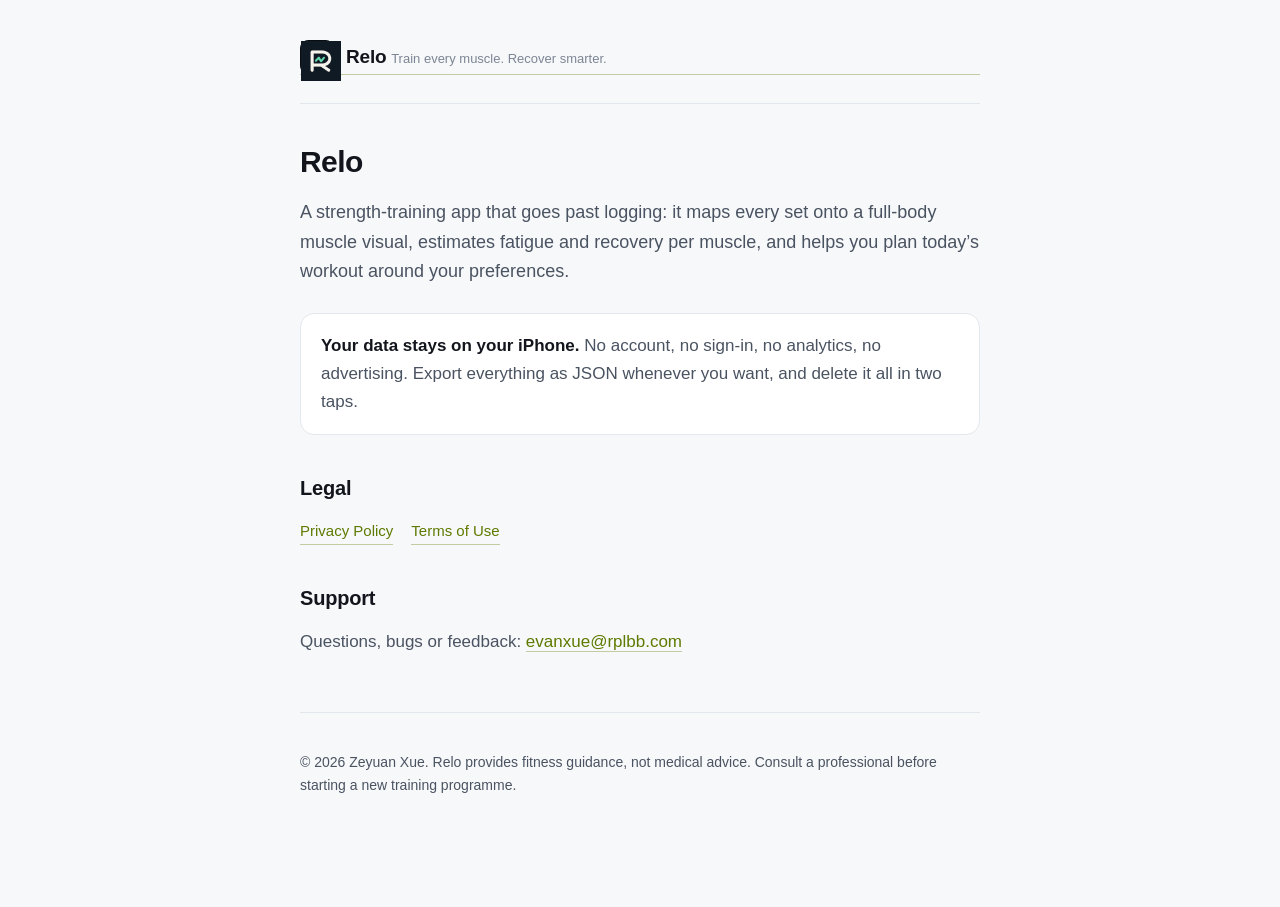
<file: index.html>
<!doctype html>
<html lang="en">
<head>
<meta charset="utf-8">
<meta name="viewport" content="width=device-width, initial-scale=1">
<title>Relo · Train every muscle. Recover smarter.</title>
<meta name="description" content="Relo maps every set onto your body, estimates fatigue and recovery per muscle, and suggests workouts for today. iPhone. All data on device.">
<link rel="stylesheet" href="style.css">
</head>
<body>
<div class="wrap">

<header>
  <a class="brand" href="index.html">
    <span class="mark" aria-hidden="true">
      <img src="icon.png" alt="" width="40" height="40">
    </span>
    <span>
      <span class="brand-name">Relo</span>
      <span class="brand-tag">Train every muscle. Recover smarter.</span>
    </span>
  </a>
</header>

<h1>Relo</h1>
<p class="lede">A strength-training app that goes past logging: it maps every set onto a full-body muscle visual, estimates fatigue and recovery per muscle, and helps you plan today’s workout around your preferences.</p>

<div class="callout">
  <p><strong>Your data stays on your iPhone.</strong> No account, no sign-in, no analytics, no advertising. Export everything as JSON whenever you want, and delete it all in two taps.</p>
</div>

<h2>Legal</h2>
<nav class="pages">
  <a href="privacy.html">Privacy Policy</a>
  <a href="terms.html">Terms of Use</a>
</nav>

<h2>Support</h2>
<p>Questions, bugs or feedback: <a href="mailto:evanxue@rplbb.com">evanxue@rplbb.com</a></p>

<footer>
  <p>© 2026 Zeyuan Xue. Relo provides fitness guidance, not medical advice. Consult a professional before starting a new training programme.</p>
</footer>

</div>
</body>
</html>
</file>
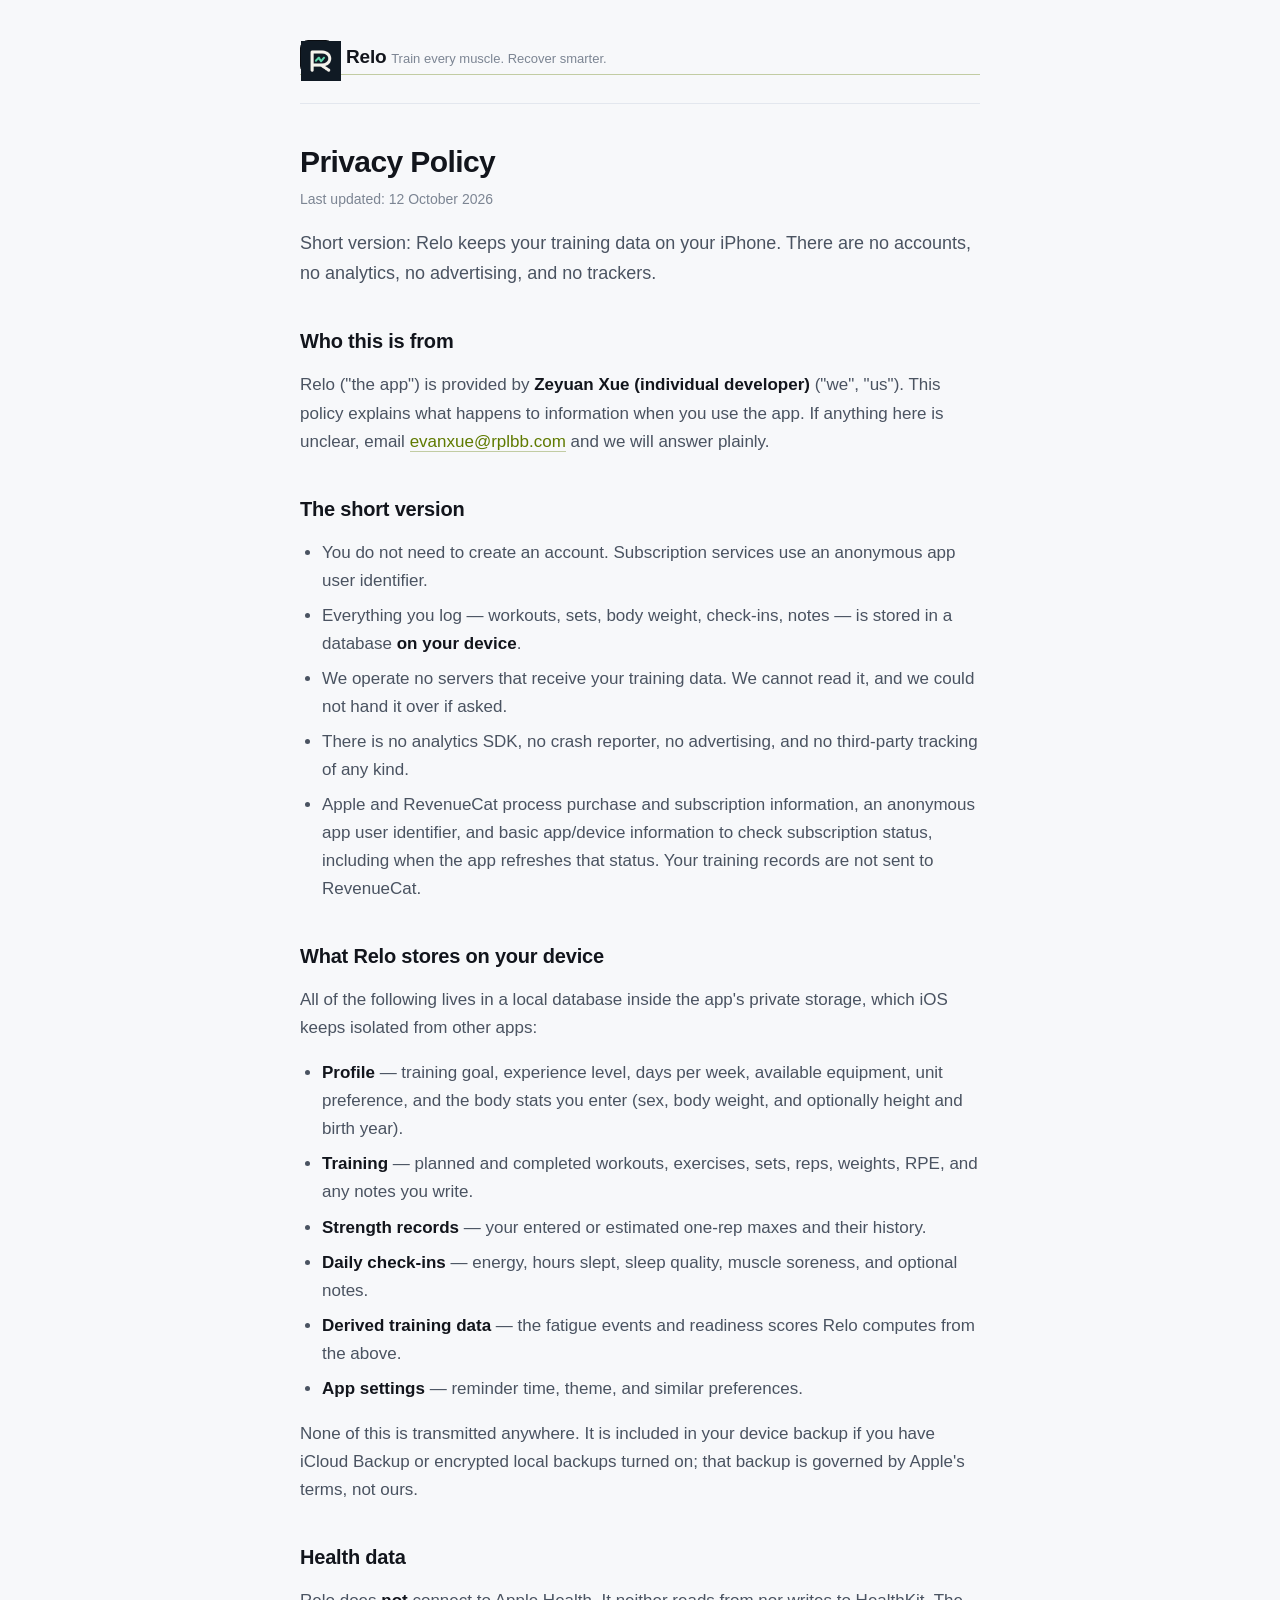
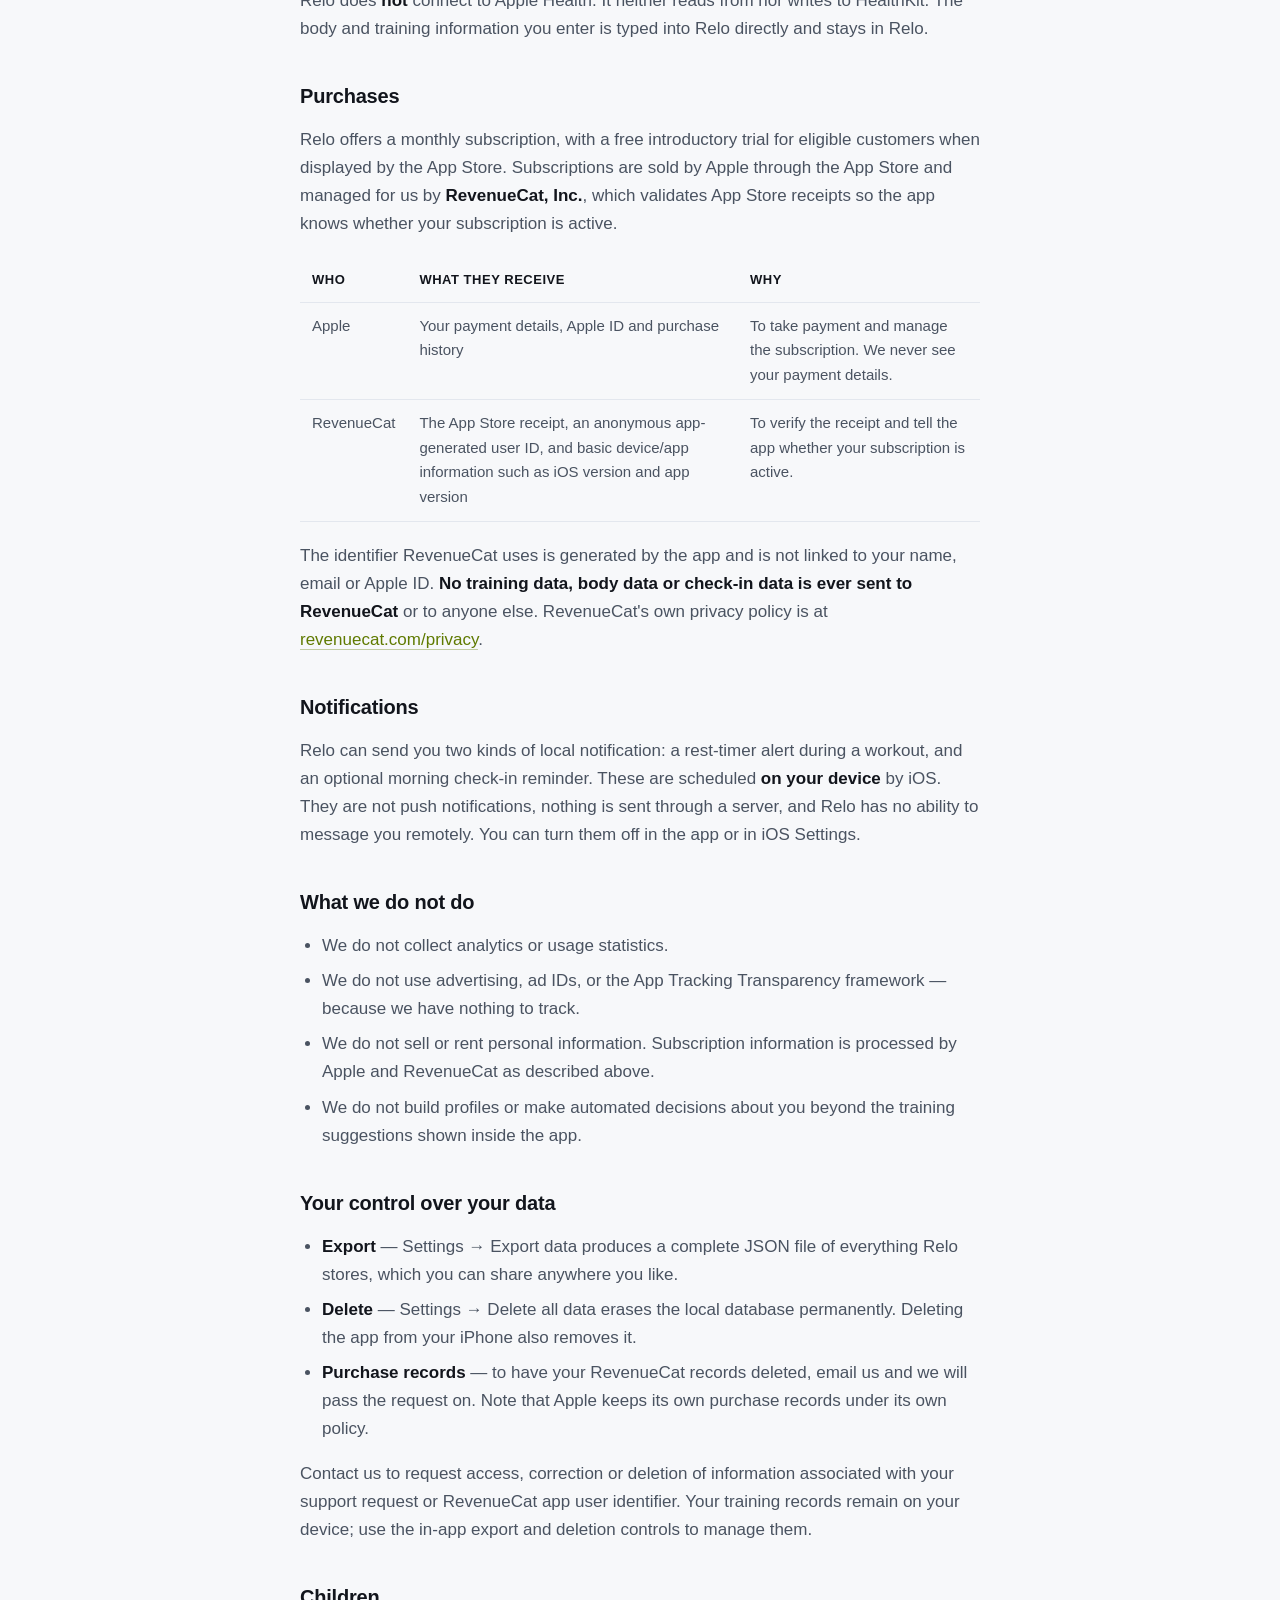
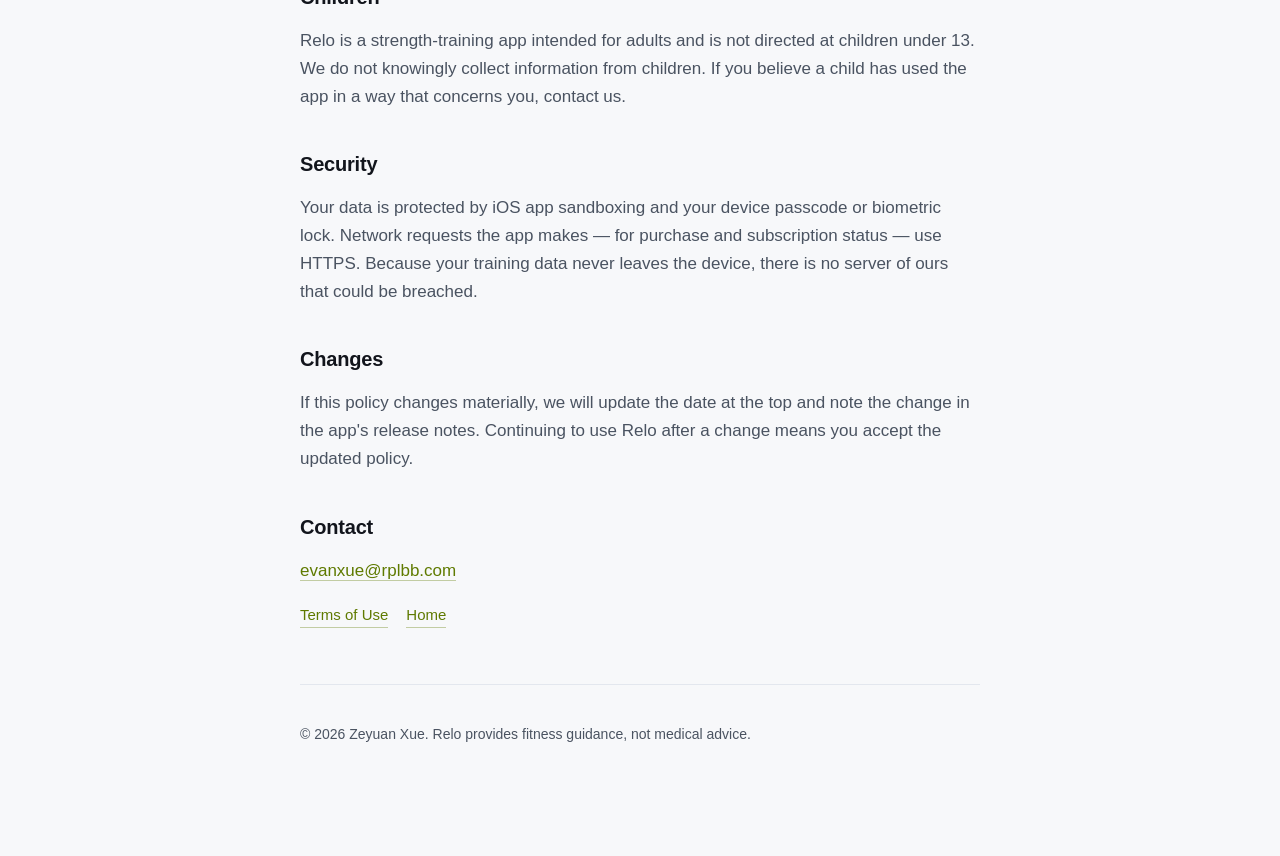
<file: privacy.html>
<!doctype html>
<html lang="en">
<head>
<meta charset="utf-8">
<meta name="viewport" content="width=device-width, initial-scale=1">
<title>Privacy Policy · Relo</title>
<meta name="description" content="Relo privacy policy. Your training data stays on your iPhone. No accounts, no tracking, no advertising.">
<link rel="stylesheet" href="style.css">
</head>
<body>
<div class="wrap">

<header>
  <a class="brand" href="index.html">
    <span class="mark" aria-hidden="true">
      <img src="icon.png" alt="" width="40" height="40">
    </span>
    <span>
      <span class="brand-name">Relo</span>
      <span class="brand-tag">Train every muscle. Recover smarter.</span>
    </span>
  </a>
</header>

<h1>Privacy Policy</h1>
<p class="updated">Last updated: 12 October 2026</p>
<p class="lede">Short version: Relo keeps your training data on your iPhone. There are no accounts, no analytics, no advertising, and no trackers.</p>


<h2>Who this is from</h2>
<p>Relo ("the app") is provided by <strong>Zeyuan Xue (individual developer)</strong> ("we", "us"). This policy explains what happens to information when you use the app. If anything here is unclear, email <a href="mailto:evanxue@rplbb.com">evanxue@rplbb.com</a> and we will answer plainly.</p>

<h2>The short version</h2>
<ul>
  <li>You do not need to create an account. Subscription services use an anonymous app user identifier.</li>
  <li>Everything you log — workouts, sets, body weight, check-ins, notes — is stored in a database <strong>on your device</strong>.</li>
  <li>We operate no servers that receive your training data. We cannot read it, and we could not hand it over if asked.</li>
  <li>There is no analytics SDK, no crash reporter, no advertising, and no third-party tracking of any kind.</li>
  <li>Apple and RevenueCat process purchase and subscription information, an anonymous app user identifier, and basic app/device information to check subscription status, including when the app refreshes that status. Your training records are not sent to RevenueCat.</li>
</ul>

<h2>What Relo stores on your device</h2>
<p>All of the following lives in a local database inside the app's private storage, which iOS keeps isolated from other apps:</p>
<ul>
  <li><strong>Profile</strong> — training goal, experience level, days per week, available equipment, unit preference, and the body stats you enter (sex, body weight, and optionally height and birth year).</li>
  <li><strong>Training</strong> — planned and completed workouts, exercises, sets, reps, weights, RPE, and any notes you write.</li>
  <li><strong>Strength records</strong> — your entered or estimated one-rep maxes and their history.</li>
  <li><strong>Daily check-ins</strong> — energy, hours slept, sleep quality, muscle soreness, and optional notes.</li>
  <li><strong>Derived training data</strong> — the fatigue events and readiness scores Relo computes from the above.</li>
  <li><strong>App settings</strong> — reminder time, theme, and similar preferences.</li>
</ul>
<p>None of this is transmitted anywhere. It is included in your device backup if you have iCloud Backup or encrypted local backups turned on; that backup is governed by Apple's terms, not ours.</p>

<h2>Health data</h2>
<p>Relo does <strong>not</strong> connect to Apple Health. It neither reads from nor writes to HealthKit. The body and training information you enter is typed into Relo directly and stays in Relo.</p>

<h2>Purchases</h2>
<p>Relo offers a monthly subscription, with a free introductory trial for eligible customers when displayed by the App Store. Subscriptions are sold by Apple through the App Store and managed for us by <strong>RevenueCat, Inc.</strong>, which validates App Store receipts so the app knows whether your subscription is active.</p>
<table>
  <tr><th>Who</th><th>What they receive</th><th>Why</th></tr>
  <tr><td>Apple</td><td>Your payment details, Apple ID and purchase history</td><td>To take payment and manage the subscription. We never see your payment details.</td></tr>
  <tr><td>RevenueCat</td><td>The App Store receipt, an anonymous app-generated user ID, and basic device/app information such as iOS version and app version</td><td>To verify the receipt and tell the app whether your subscription is active.</td></tr>
</table>
<p>The identifier RevenueCat uses is generated by the app and is not linked to your name, email or Apple ID. <strong>No training data, body data or check-in data is ever sent to RevenueCat</strong> or to anyone else. RevenueCat's own privacy policy is at <a href="https://www.revenuecat.com/privacy" rel="noopener">revenuecat.com/privacy</a>.</p>

<h2>Notifications</h2>
<p>Relo can send you two kinds of local notification: a rest-timer alert during a workout, and an optional morning check-in reminder. These are scheduled <strong>on your device</strong> by iOS. They are not push notifications, nothing is sent through a server, and Relo has no ability to message you remotely. You can turn them off in the app or in iOS Settings.</p>

<h2>What we do not do</h2>
<ul>
  <li>We do not collect analytics or usage statistics.</li>
  <li>We do not use advertising, ad IDs, or the App Tracking Transparency framework — because we have nothing to track.</li>
  <li>We do not sell or rent personal information. Subscription information is processed by Apple and RevenueCat as described above.</li>
  <li>We do not build profiles or make automated decisions about you beyond the training suggestions shown inside the app.</li>
</ul>

<h2>Your control over your data</h2>
<ul>
  <li><strong>Export</strong> — Settings → Export data produces a complete JSON file of everything Relo stores, which you can share anywhere you like.</li>
  <li><strong>Delete</strong> — Settings → Delete all data erases the local database permanently. Deleting the app from your iPhone also removes it.</li>
  <li><strong>Purchase records</strong> — to have your RevenueCat records deleted, email us and we will pass the request on. Note that Apple keeps its own purchase records under its own policy.</li>
</ul>
<p>Contact us to request access, correction or deletion of information associated with your support request or RevenueCat app user identifier. Your training records remain on your device; use the in-app export and deletion controls to manage them.</p>

<h2>Children</h2>
<p>Relo is a strength-training app intended for adults and is not directed at children under 13. We do not knowingly collect information from children. If you believe a child has used the app in a way that concerns you, contact us.</p>

<h2>Security</h2>
<p>Your data is protected by iOS app sandboxing and your device passcode or biometric lock. Network requests the app makes — for purchase and subscription status — use HTTPS. Because your training data never leaves the device, there is no server of ours that could be breached.</p>

<h2>Changes</h2>
<p>If this policy changes materially, we will update the date at the top and note the change in the app's release notes. Continuing to use Relo after a change means you accept the updated policy.</p>

<h2>Contact</h2>
<p><a href="mailto:evanxue@rplbb.com">evanxue@rplbb.com</a></p>

<nav class="pages">
  <a href="terms.html">Terms of Use</a>
  <a href="index.html">Home</a>
</nav>

<footer>
  <p>© 2026 Zeyuan Xue. Relo provides fitness guidance, not medical advice.</p>
</footer>

</div>
</body>
</html>
</file>
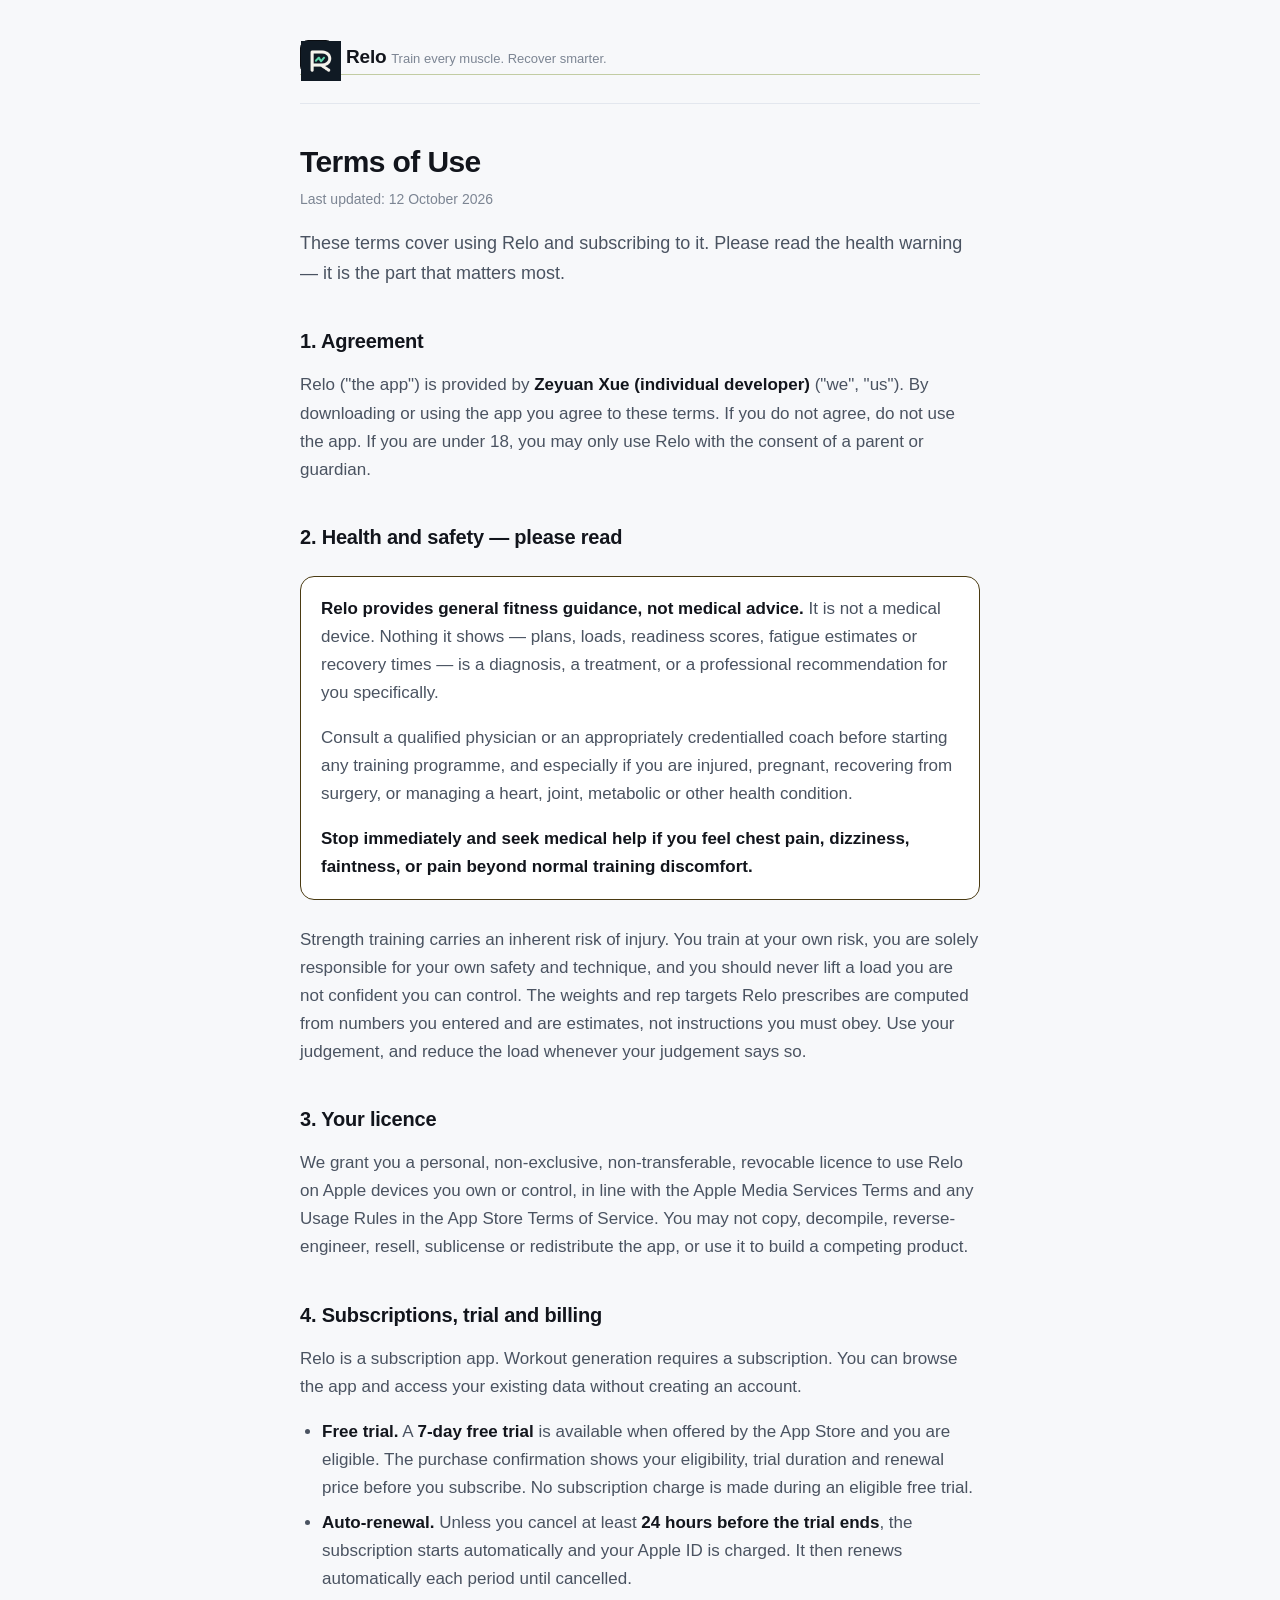
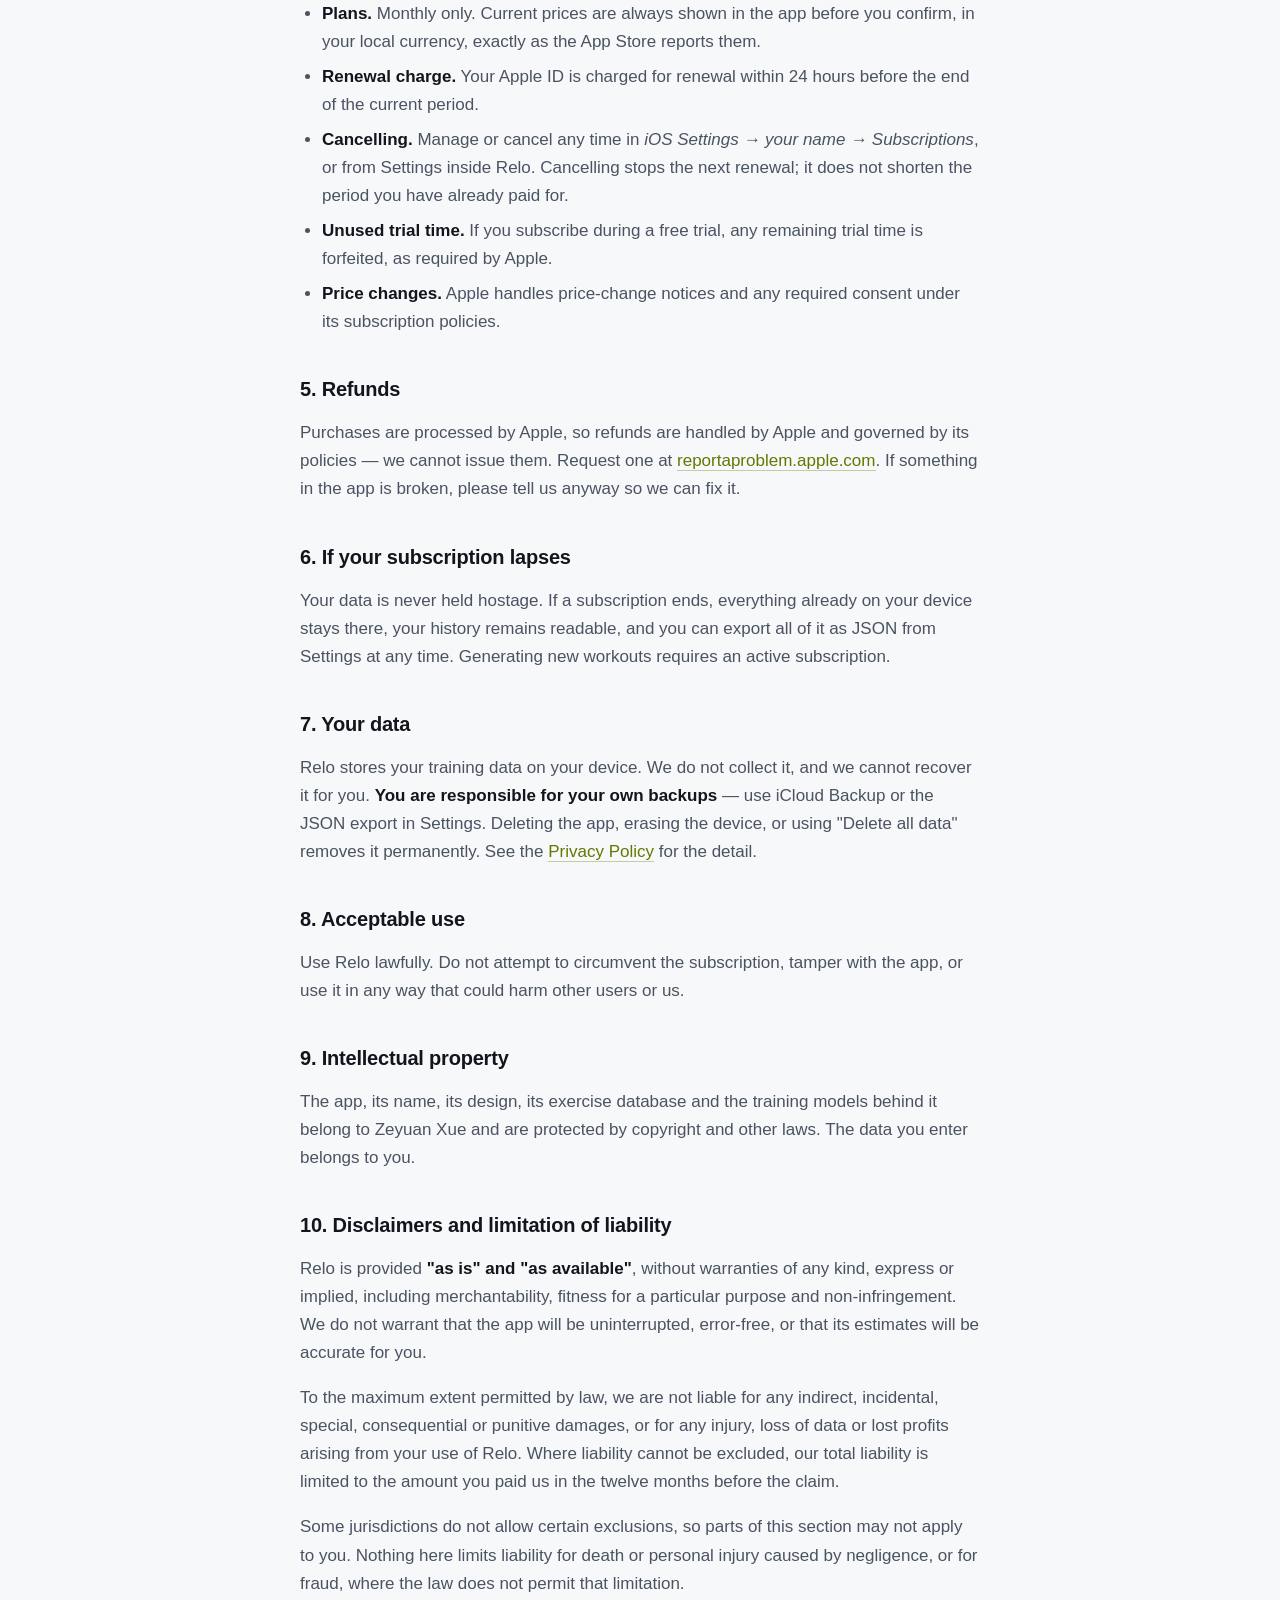
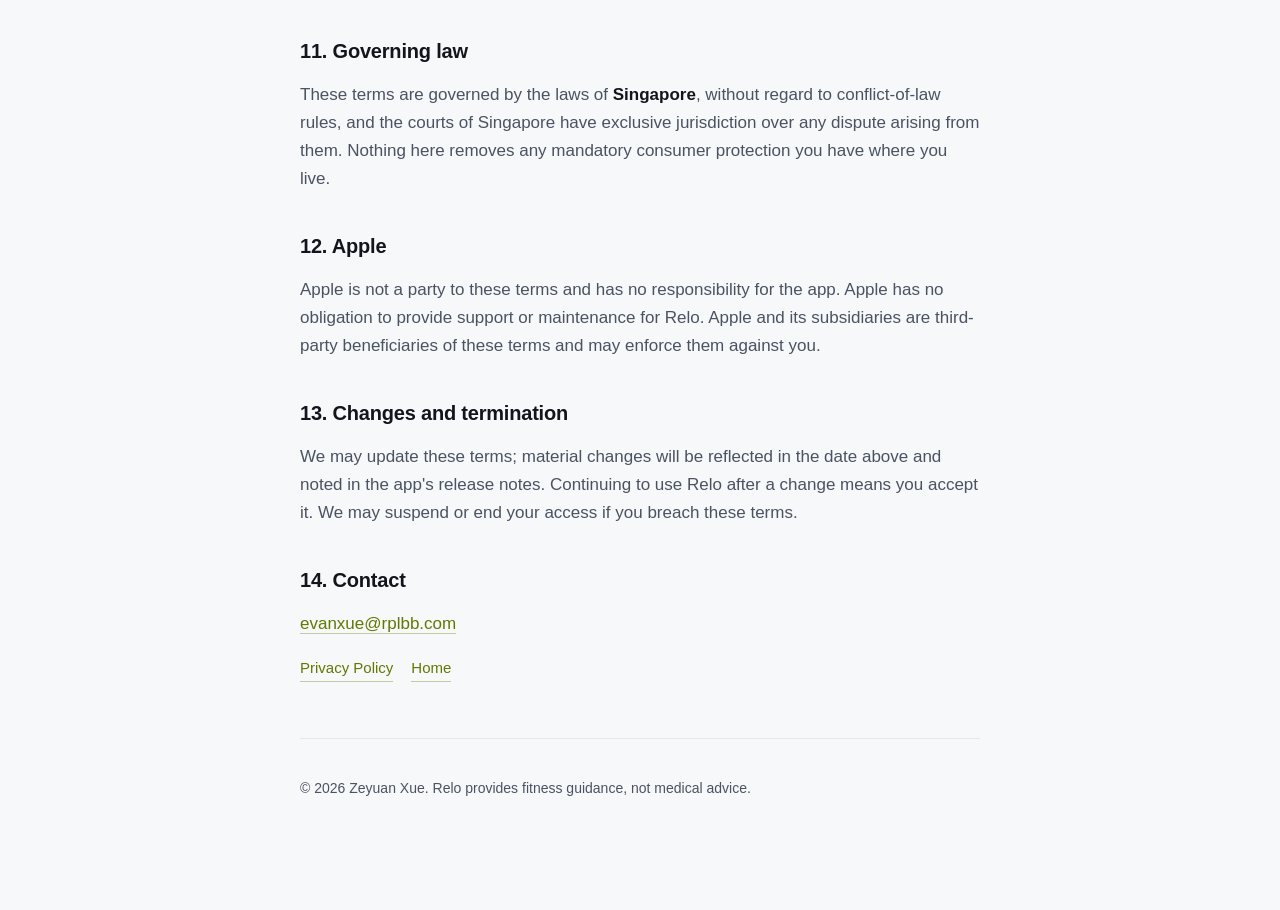
<file: terms.html>
<!doctype html>
<html lang="en">
<head>
<meta charset="utf-8">
<meta name="viewport" content="width=device-width, initial-scale=1">
<title>Terms of Use · Relo</title>
<meta name="description" content="Relo terms of use, subscription terms, and medical disclaimer.">
<link rel="stylesheet" href="style.css">
</head>
<body>
<div class="wrap">

<header>
  <a class="brand" href="index.html">
    <span class="mark" aria-hidden="true">
      <img src="icon.png" alt="" width="40" height="40">
    </span>
    <span>
      <span class="brand-name">Relo</span>
      <span class="brand-tag">Train every muscle. Recover smarter.</span>
    </span>
  </a>
</header>

<h1>Terms of Use</h1>
<p class="updated">Last updated: 12 October 2026</p>
<p class="lede">These terms cover using Relo and subscribing to it. Please read the health warning — it is the part that matters most.</p>


<h2>1. Agreement</h2>
<p>Relo ("the app") is provided by <strong>Zeyuan Xue (individual developer)</strong> ("we", "us"). By downloading or using the app you agree to these terms. If you do not agree, do not use the app. If you are under 18, you may only use Relo with the consent of a parent or guardian.</p>

<h2 id="health">2. Health and safety — please read</h2>
<div class="callout callout--warn">
  <p><strong>Relo provides general fitness guidance, not medical advice.</strong> It is not a medical device. Nothing it shows — plans, loads, readiness scores, fatigue estimates or recovery times — is a diagnosis, a treatment, or a professional recommendation for you specifically.</p>
  <p>Consult a qualified physician or an appropriately credentialled coach before starting any training programme, and especially if you are injured, pregnant, recovering from surgery, or managing a heart, joint, metabolic or other health condition.</p>
  <p><strong>Stop immediately and seek medical help if you feel chest pain, dizziness, faintness, or pain beyond normal training discomfort.</strong></p>
</div>
<p>Strength training carries an inherent risk of injury. You train at your own risk, you are solely responsible for your own safety and technique, and you should never lift a load you are not confident you can control. The weights and rep targets Relo prescribes are computed from numbers you entered and are estimates, not instructions you must obey. Use your judgement, and reduce the load whenever your judgement says so.</p>

<h2>3. Your licence</h2>
<p>We grant you a personal, non-exclusive, non-transferable, revocable licence to use Relo on Apple devices you own or control, in line with the Apple Media Services Terms and any Usage Rules in the App Store Terms of Service. You may not copy, decompile, reverse-engineer, resell, sublicense or redistribute the app, or use it to build a competing product.</p>

<h2>4. Subscriptions, trial and billing</h2>
<p>Relo is a subscription app. Workout generation requires a subscription. You can browse the app and access your existing data without creating an account.</p>
<ul>
  <li><strong>Free trial.</strong> A <strong>7-day free trial</strong> is available when offered by the App Store and you are eligible. The purchase confirmation shows your eligibility, trial duration and renewal price before you subscribe. No subscription charge is made during an eligible free trial.</li>
  <li><strong>Auto-renewal.</strong> Unless you cancel at least <strong>24 hours before the trial ends</strong>, the subscription starts automatically and your Apple ID is charged. It then renews automatically each period until cancelled.</li>
  <li><strong>Plans.</strong> Monthly only. Current prices are always shown in the app before you confirm, in your local currency, exactly as the App Store reports them.</li>
  <li><strong>Renewal charge.</strong> Your Apple ID is charged for renewal within 24 hours before the end of the current period.</li>
  <li><strong>Cancelling.</strong> Manage or cancel any time in <em>iOS Settings → your name → Subscriptions</em>, or from Settings inside Relo. Cancelling stops the next renewal; it does not shorten the period you have already paid for.</li>
  <li><strong>Unused trial time.</strong> If you subscribe during a free trial, any remaining trial time is forfeited, as required by Apple.</li>
  <li><strong>Price changes.</strong> Apple handles price-change notices and any required consent under its subscription policies.</li>
</ul>

<h2>5. Refunds</h2>
<p>Purchases are processed by Apple, so refunds are handled by Apple and governed by its policies — we cannot issue them. Request one at <a href="https://reportaproblem.apple.com" rel="noopener">reportaproblem.apple.com</a>. If something in the app is broken, please tell us anyway so we can fix it.</p>

<h2>6. If your subscription lapses</h2>
<p>Your data is never held hostage. If a subscription ends, everything already on your device stays there, your history remains readable, and you can export all of it as JSON from Settings at any time. Generating new workouts requires an active subscription.</p>

<h2>7. Your data</h2>
<p>Relo stores your training data on your device. We do not collect it, and we cannot recover it for you. <strong>You are responsible for your own backups</strong> — use iCloud Backup or the JSON export in Settings. Deleting the app, erasing the device, or using "Delete all data" removes it permanently. See the <a href="privacy.html">Privacy Policy</a> for the detail.</p>

<h2>8. Acceptable use</h2>
<p>Use Relo lawfully. Do not attempt to circumvent the subscription, tamper with the app, or use it in any way that could harm other users or us.</p>

<h2>9. Intellectual property</h2>
<p>The app, its name, its design, its exercise database and the training models behind it belong to Zeyuan Xue and are protected by copyright and other laws. The data you enter belongs to you.</p>

<h2>10. Disclaimers and limitation of liability</h2>
<p>Relo is provided <strong>"as is" and "as available"</strong>, without warranties of any kind, express or implied, including merchantability, fitness for a particular purpose and non-infringement. We do not warrant that the app will be uninterrupted, error-free, or that its estimates will be accurate for you.</p>
<p>To the maximum extent permitted by law, we are not liable for any indirect, incidental, special, consequential or punitive damages, or for any injury, loss of data or lost profits arising from your use of Relo. Where liability cannot be excluded, our total liability is limited to the amount you paid us in the twelve months before the claim.</p>
<p>Some jurisdictions do not allow certain exclusions, so parts of this section may not apply to you. Nothing here limits liability for death or personal injury caused by negligence, or for fraud, where the law does not permit that limitation.</p>

<h2>11. Governing law</h2>
<p>These terms are governed by the laws of <strong>Singapore</strong>, without regard to conflict-of-law rules, and the courts of Singapore have exclusive jurisdiction over any dispute arising from them. Nothing here removes any mandatory consumer protection you have where you live.</p>

<h2>12. Apple</h2>
<p>Apple is not a party to these terms and has no responsibility for the app. Apple has no obligation to provide support or maintenance for Relo. Apple and its subsidiaries are third-party beneficiaries of these terms and may enforce them against you.</p>

<h2>13. Changes and termination</h2>
<p>We may update these terms; material changes will be reflected in the date above and noted in the app's release notes. Continuing to use Relo after a change means you accept it. We may suspend or end your access if you breach these terms.</p>

<h2>14. Contact</h2>
<p><a href="mailto:evanxue@rplbb.com">evanxue@rplbb.com</a></p>

<nav class="pages">
  <a href="privacy.html">Privacy Policy</a>
  <a href="index.html">Home</a>
</nav>

<footer>
  <p>© 2026 Zeyuan Xue. Relo provides fitness guidance, not medical advice.</p>
</footer>

</div>
</body>
</html>
</file>
<file: style.css>
:root {
  --bg: #0a0c10;
  --surface: #12151c;
  --border: #252b37;
  --text: #f2f5f9;
  --muted: #9aa3b2;
  --dim: #5c6572;
  --accent: #d4ff3f;
  --on-accent: #0a0c10;
}

* { box-sizing: border-box; }

html { -webkit-text-size-adjust: 100%; }

body {
  margin: 0;
  background: var(--bg);
  color: var(--text);
  font-family: -apple-system, BlinkMacSystemFont, "Segoe UI", Roboto, Helvetica, Arial, sans-serif;
  font-size: 17px;
  line-height: 1.65;
  -webkit-font-smoothing: antialiased;
}

.wrap { max-width: 720px; margin: 0 auto; padding: 0 20px 96px; }

header {
  padding: 40px 0 28px;
  border-bottom: 1px solid var(--border);
  margin-bottom: 40px;
}

.brand { display: flex; align-items: center; gap: 12px; text-decoration: none; color: inherit; }

.mark {
  width: 34px;
  height: 34px;
  border-radius: 8px;
  background: var(--bg);
  border: 1px solid var(--border);
  display: grid;
  place-items: center;
  flex: 0 0 auto;
}

.mark svg { width: 22px; height: 22px; display: block; }

.brand-name { font-weight: 700; letter-spacing: -0.01em; font-size: 19px; }
.brand-tag { color: var(--dim); font-size: 13px; margin-top: 1px; }

h1 { font-size: 30px; line-height: 1.2; letter-spacing: -0.02em; margin: 32px 0 8px; }
h2 { font-size: 20px; line-height: 1.3; margin: 40px 0 10px; letter-spacing: -0.01em; }
h3 { font-size: 17px; margin: 26px 0 6px; }

.updated { color: var(--dim); font-size: 14px; margin: 0 0 8px; }

.lede { color: var(--muted); font-size: 18px; margin-bottom: 8px; }

p, li { color: var(--muted); }
strong { color: var(--text); font-weight: 600; }
ul { padding-left: 22px; }
li { margin: 7px 0; }

a { color: var(--accent); text-decoration: none; border-bottom: 1px solid rgba(212, 255, 63, 0.35); }
a:hover { border-bottom-color: var(--accent); }

.callout {
  background: var(--surface);
  border: 1px solid var(--border);
  border-radius: 14px;
  padding: 18px 20px;
  margin: 26px 0;
}
.callout p:last-child { margin-bottom: 0; }
.callout p:first-child { margin-top: 0; }

.callout--warn { border-color: #4a3a12; }

table { width: 100%; border-collapse: collapse; margin: 20px 0; font-size: 15px; }
th, td { text-align: left; padding: 11px 12px; border-bottom: 1px solid var(--border); vertical-align: top; }
th { color: var(--text); font-weight: 600; font-size: 13px; text-transform: uppercase; letter-spacing: 0.04em; }
td { color: var(--muted); }

nav.pages { display: flex; gap: 18px; margin-top: 18px; font-size: 15px; }

footer {
  border-top: 1px solid var(--border);
  margin-top: 56px;
  padding-top: 24px;
  color: var(--dim);
  font-size: 14px;
}
footer a { color: var(--muted); border-bottom-color: var(--border); }


@media (prefers-color-scheme: light) {
  :root {
    --bg: #f7f8fa;
    --surface: #ffffff;
    --border: #e3e7ee;
    --text: #12151c;
    --muted: #4a5361;
    --dim: #7c8593;
  }
  a { color: #5f7a00; border-bottom-color: rgba(95, 122, 0, 0.35); }
  .mark { background: #0a0c10; border-color: #0a0c10; }
}
</file>
